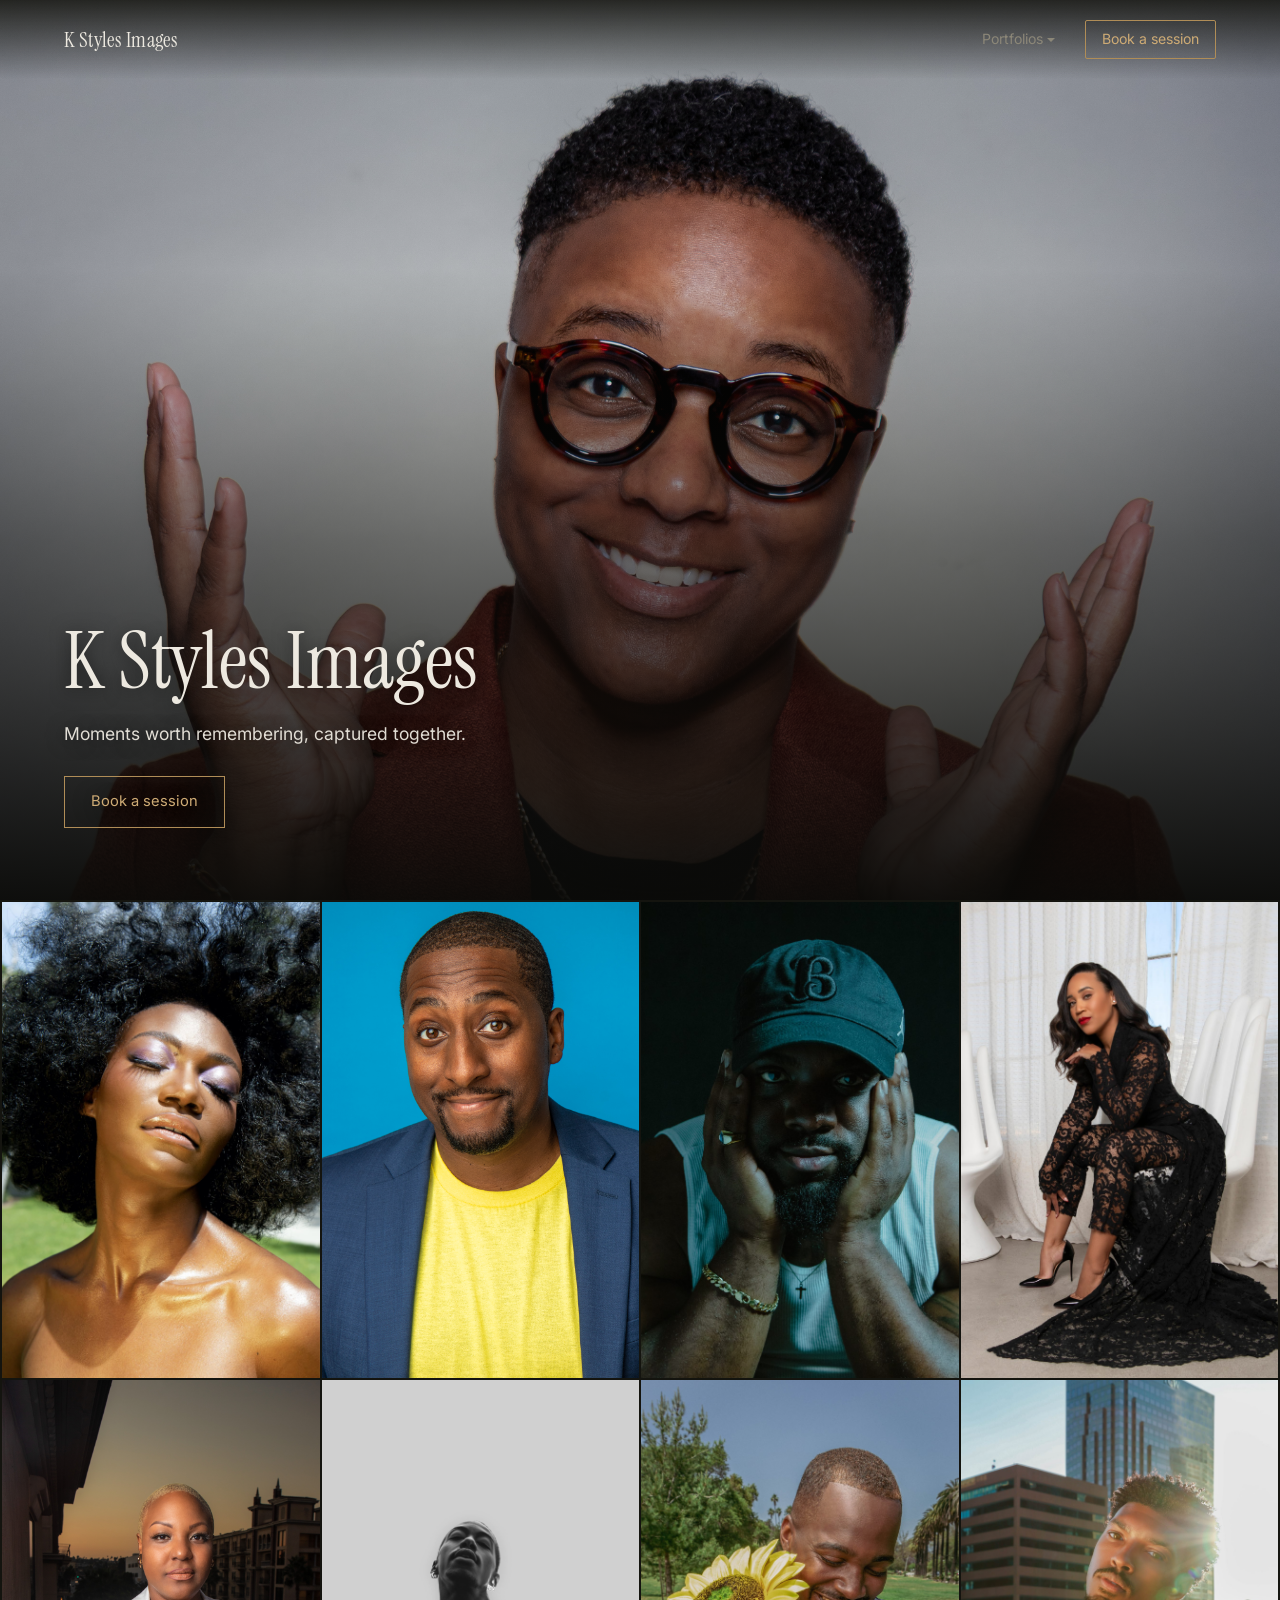
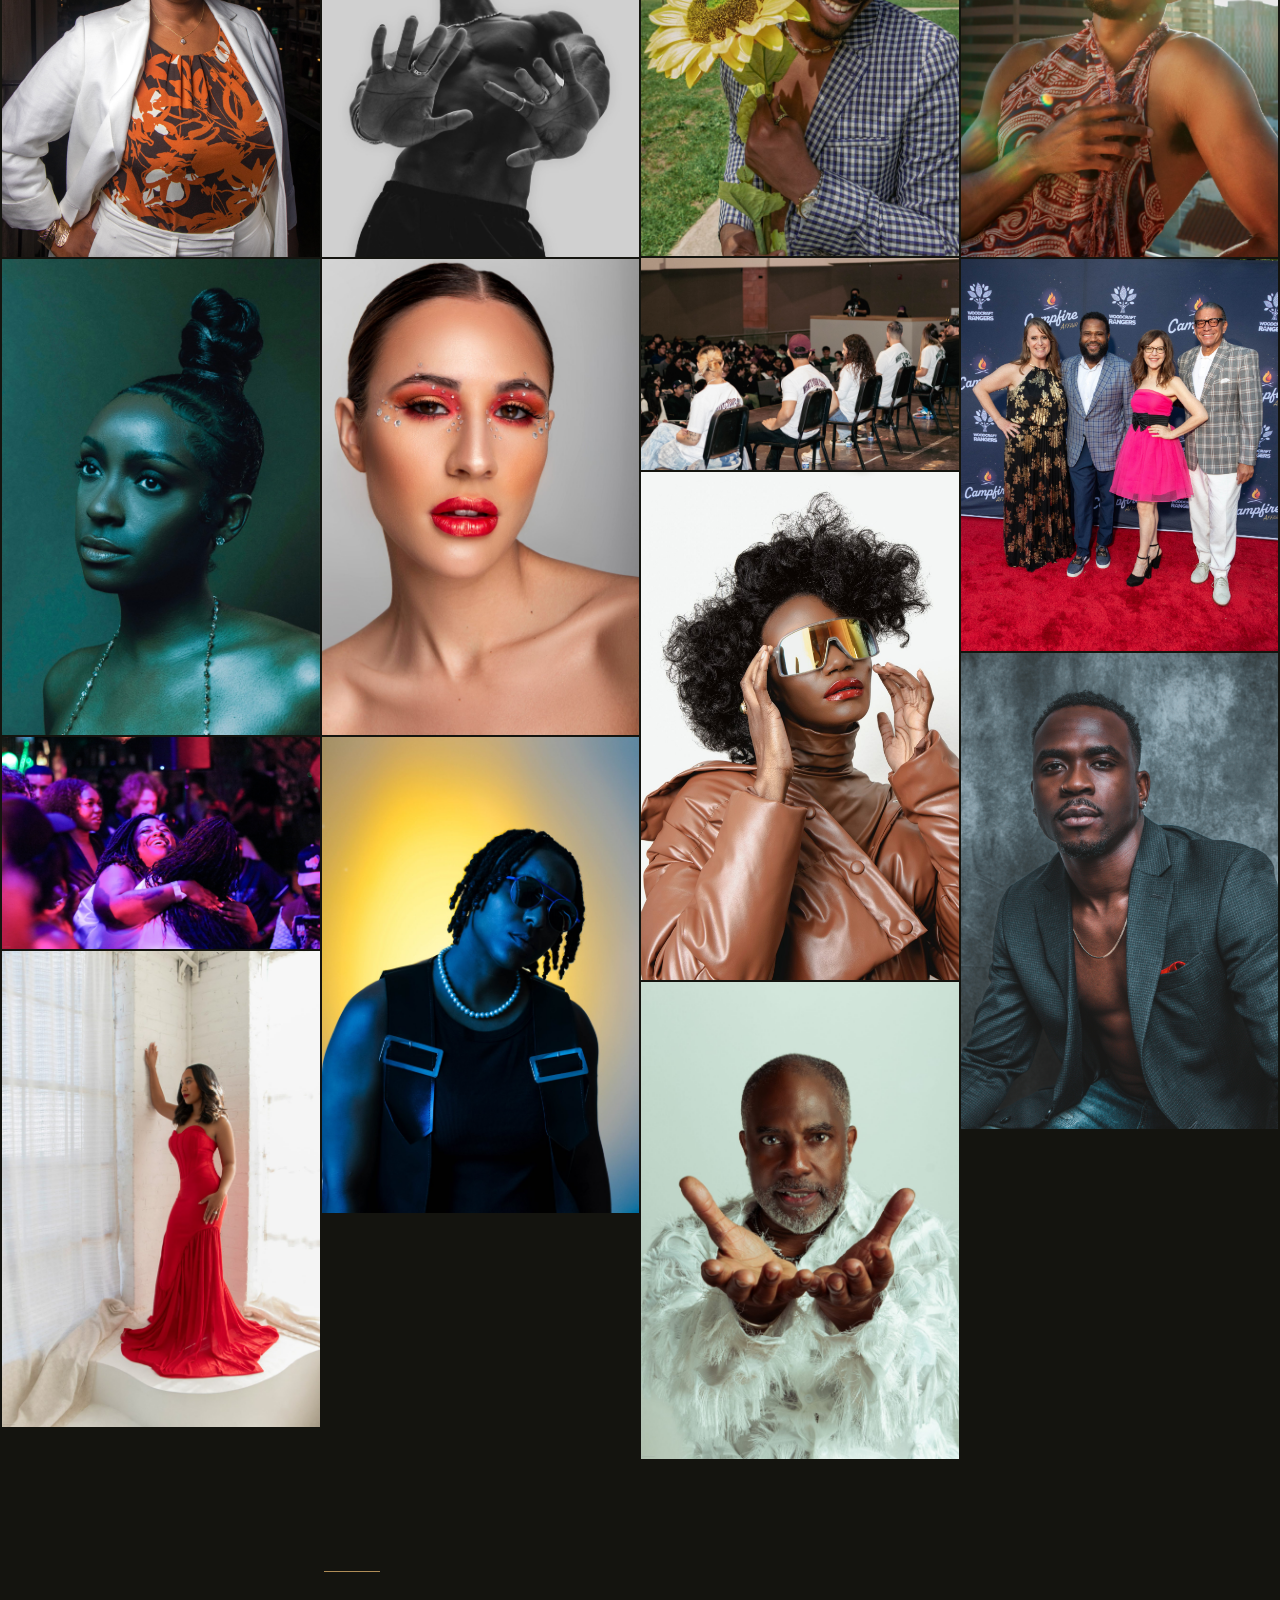
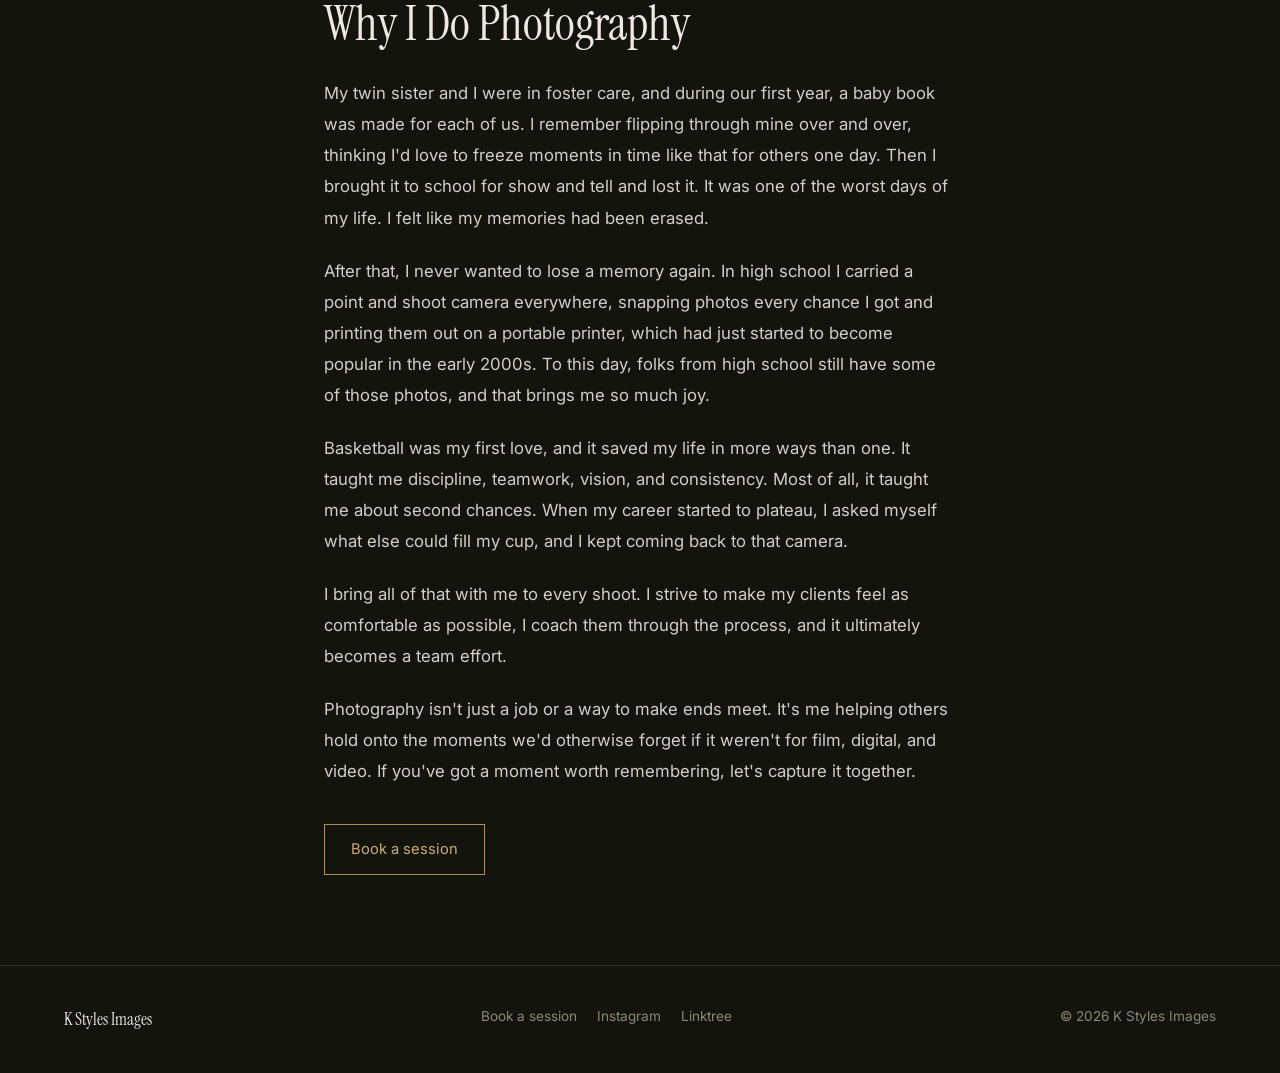
<file: index.html>
<!DOCTYPE html>
<html lang="en">
<head>
<meta charset="UTF-8">
<meta name="viewport" content="width=device-width, initial-scale=1.0">
<title>K Styles Images — Portrait & Fashion Photography</title>
<meta name="description" content="Portrait, fashion, and event photography built around light, color, and character.">
<meta property="og:type" content="website">
<meta property="og:title" content="K Styles Images — Portrait & Fashion Photography">
<meta property="og:description" content="Portrait, fashion, and event photography built around light, color, and character.">
<meta property="og:image" content="https://kstylesimages.com/assets/img/og-share.jpg">
<meta property="og:url" content="https://kstylesimages.com/">
<meta name="twitter:card" content="summary_large_image">
<meta name="twitter:title" content="K Styles Images — Portrait & Fashion Photography">
<meta name="twitter:description" content="Portrait, fashion, and event photography built around light, color, and character.">
<meta name="twitter:image" content="https://kstylesimages.com/assets/img/og-share.jpg">
<link rel="stylesheet" href="assets/style.css">
<style>:root{--accent:#b08d57;--accent-bright:#ceab75;--bg:#14140f;--text:#ede9e0;}</style>
<script src="https://identity.netlify.com/v1/netlify-identity-widget.js"></script>
<script>if(window.netlifyIdentity){window.netlifyIdentity.on("init",function(user){if(!user){window.netlifyIdentity.on("login",function(){document.location.href="/admin/";});}});}</script>
</head>
<body>

<nav class="site-nav">
  <a href="index.html" class="nav-mark">K Styles Images</a>
  <button class="nav-toggle" aria-label="Menu">&#9776;</button>
  <div class="nav-links">
    <div class="work-dropdown">
      <button type="button" class="dropdown-trigger" aria-expanded="false">Portfolios</button>
      <div class="work-dropdown-panel"><a href="headshot-session.html">Headshot Session</a><a href="studio-creative-session.html">Studio Creative Session</a><a href="outdoor-lifestyle-session.html">Outdoor Lifestyle Session</a><a href="event-session.html">Event Photography</a></div>
    </div>
    <a href="https://calendly.com/kstylesimages/30min" target="_blank" rel="noopener" class="nav-book">Book a session</a>
  </div>
</nav>

<section class="hero">
  <img src="assets/img/uploads/_mg_7352-11-edit.jpg" alt="K Styles Images featured portrait">
  <div class="hero-content">
    <h1>K Styles Images</h1>
    <p>Moments worth remembering, captured together.</p>
    <div class="hero-actions">
      <a href="https://calendly.com/kstylesimages/30min" target="_blank" rel="noopener" class="btn">Book a session</a>
    </div>
  </div>
</section>
<section id="work" class="wall home">
<figure><a href="headshot-session.html"><img src="assets/img/uploads/photo-apr-01-2-02-18-pm.jpg" alt="Headshot Session" loading="eager"><figcaption>Headshot Session</figcaption></a></figure><figure><a href="headshot-session.html"><img src="assets/img/uploads/_mg_4300-46-edit.jpg" alt="Headshot Session" loading="eager"><figcaption>Headshot Session</figcaption></a></figure><figure><a href="headshot-session.html"><img src="assets/img/uploads/_mg_0229-108-edit-3.jpg" alt="Headshot Session" loading="eager"><figcaption>Headshot Session</figcaption></a></figure><figure><a href="headshot-session.html"><img src="assets/img/uploads/photo-sep-28-12-09-31-pm.jpg" alt="Headshot Session" loading="eager"><figcaption>Headshot Session</figcaption></a></figure><figure><a href="headshot-session.html"><img src="assets/img/uploads/photo-aug-22-7-18-21-pm.jpg" alt="Headshot Session" loading="eager"><figcaption>Headshot Session</figcaption></a></figure><figure><a href="studio-creative-session.html"><img src="assets/img/studio-creative-session/studio-creative-session-01.jpg" alt="Studio Creative Session" loading="eager"><figcaption>Studio Creative Session</figcaption></a></figure><figure><a href="studio-creative-session.html"><img src="assets/img/studio-creative-session/studio-creative-session-06.jpg" alt="Studio Creative Session" loading="lazy"><figcaption>Studio Creative Session</figcaption></a></figure><figure><a href="studio-creative-session.html"><img src="assets/img/studio-creative-session/studio-creative-session-11.jpg" alt="Studio Creative Session" loading="lazy"><figcaption>Studio Creative Session</figcaption></a></figure><figure><a href="studio-creative-session.html"><img src="assets/img/studio-creative-session/studio-creative-session-16.jpg" alt="Studio Creative Session" loading="lazy"><figcaption>Studio Creative Session</figcaption></a></figure><figure><a href="studio-creative-session.html"><img src="assets/img/studio-creative-session/studio-creative-session-21.jpg" alt="Studio Creative Session" loading="lazy"><figcaption>Studio Creative Session</figcaption></a></figure><figure><a href="outdoor-lifestyle-session.html"><img src="assets/img/outdoor-lifestyle-session/outdoor-lifestyle-session-01.jpg" alt="Outdoor Lifestyle Session" loading="lazy"><figcaption>Outdoor Lifestyle Session</figcaption></a></figure><figure><a href="outdoor-lifestyle-session.html"><img src="assets/img/outdoor-lifestyle-session/outdoor-lifestyle-session-04.jpg" alt="Outdoor Lifestyle Session" loading="lazy"><figcaption>Outdoor Lifestyle Session</figcaption></a></figure><figure><a href="outdoor-lifestyle-session.html"><img src="assets/img/outdoor-lifestyle-session/outdoor-lifestyle-session-07.jpg" alt="Outdoor Lifestyle Session" loading="lazy"><figcaption>Outdoor Lifestyle Session</figcaption></a></figure><figure><a href="outdoor-lifestyle-session.html"><img src="assets/img/outdoor-lifestyle-session/outdoor-lifestyle-session-10.jpg" alt="Outdoor Lifestyle Session" loading="lazy"><figcaption>Outdoor Lifestyle Session</figcaption></a></figure><figure><a href="outdoor-lifestyle-session.html"><img src="assets/img/uploads/photo-aug-22-7-45-05-pm.jpg" alt="Outdoor Lifestyle Session" loading="lazy"><figcaption>Outdoor Lifestyle Session</figcaption></a></figure><figure><a href="outdoor-lifestyle-session.html"><img src="assets/img/uploads/untitled-43.jpg" alt="Outdoor Lifestyle Session" loading="lazy"><figcaption>Outdoor Lifestyle Session</figcaption></a></figure><figure><a href="event-session.html"><img src="assets/img/event-session/event-session-01.jpg" alt="Event Photography" loading="lazy"><figcaption>Event Photography</figcaption></a></figure><figure><a href="event-session.html"><img src="assets/img/event-session/event-session-02.jpg" alt="Event Photography" loading="lazy"><figcaption>Event Photography</figcaption></a></figure><figure><a href="event-session.html"><img src="assets/img/event-session/event-session-03.jpg" alt="Event Photography" loading="lazy"><figcaption>Event Photography</figcaption></a></figure><figure><a href="event-session.html"><img src="assets/img/event-session/event-session-04.jpg" alt="Event Photography" loading="lazy"><figcaption>Event Photography</figcaption></a></figure><figure><a href="event-session.html"><img src="assets/img/event-session/event-session-05.jpg" alt="Event Photography" loading="lazy"><figcaption>Event Photography</figcaption></a></figure><figure><a href="event-session.html"><img src="assets/img/event-session/event-session-06.jpg" alt="Event Photography" loading="lazy"><figcaption>Event Photography</figcaption></a></figure>
</section>

<style>
.about{max-width:760px;margin:0 auto;padding:110px 5vw 90px;}
.about h2{font-family:var(--serif);font-weight:400;font-size:clamp(2rem,4.5vw,3rem);line-height:1.1;margin-bottom:28px;}
.about h2::before{content:"";display:block;width:56px;height:1px;background:var(--accent);margin-bottom:26px;}
.about p{color:var(--text);opacity:0.88;font-size:1.05rem;line-height:1.85;margin-bottom:22px;}
.about .btn{margin-top:14px;}
</style>
<section id="about" class="about">
  <h2>Why I Do Photography</h2>
  <p>My twin sister and I were in foster care, and during our first year, a baby book was made for each of us. I remember flipping through mine over and over, thinking I'd love to freeze moments in time like that for others one day. Then I brought it to school for show and tell and lost it. It was one of the worst days of my life. I felt like my memories had been erased.</p><p>After that, I never wanted to lose a memory again. In high school I carried a point and shoot camera everywhere, snapping photos every chance I got and printing them out on a portable printer, which had just started to become popular in the early 2000s. To this day, folks from high school still have some of those photos, and that brings me so much joy.</p><p>Basketball was my first love, and it saved my life in more ways than one. It taught me discipline, teamwork, vision, and consistency. Most of all, it taught me about second chances. When my career started to plateau, I asked myself what else could fill my cup, and I kept coming back to that camera.</p><p>I bring all of that with me to every shoot. I strive to make my clients feel as comfortable as possible, I coach them through the process, and it ultimately becomes a team effort.</p><p>Photography isn't just a job or a way to make ends meet. It's me helping others hold onto the moments we'd otherwise forget if it weren't for film, digital, and video. If you've got a moment worth remembering, let's capture it together.</p>
  <a href="https://calendly.com/kstylesimages/30min" target="_blank" rel="noopener" class="btn">Book a session</a>
</section>
<script>window.HOME_POOL=[{"src":"assets/img/uploads/photo-apr-01-2-02-18-pm.jpg","slug":"headshot-session","label":"Headshot Session"},{"src":"assets/img/uploads/_mg_4283-68-edit.jpg","slug":"headshot-session","label":"Headshot Session"},{"src":"assets/img/uploads/_mg_4300-46-edit.jpg","slug":"headshot-session","label":"Headshot Session"},{"src":"assets/img/uploads/_mg_1452-9-edit.jpg","slug":"headshot-session","label":"Headshot Session"},{"src":"assets/img/uploads/_mg_0229-108-edit-3.jpg","slug":"headshot-session","label":"Headshot Session"},{"src":"assets/img/uploads/_mg_1410-9-edit.jpg","slug":"headshot-session","label":"Headshot Session"},{"src":"assets/img/uploads/photo-sep-28-12-09-31-pm.jpg","slug":"headshot-session","label":"Headshot Session"},{"src":"assets/img/uploads/untitled-5-edit-2.jpg","slug":"headshot-session","label":"Headshot Session"},{"src":"assets/img/uploads/photo-aug-22-7-18-21-pm.jpg","slug":"headshot-session","label":"Headshot Session"},{"src":"assets/img/uploads/raheem-2-15-2022-1249-edit.jpg","slug":"headshot-session","label":"Headshot Session"},{"src":"assets/img/studio-creative-session/studio-creative-session-01.jpg","slug":"studio-creative-session","label":"Studio Creative Session"},{"src":"assets/img/studio-creative-session/studio-creative-session-02.jpg","slug":"studio-creative-session","label":"Studio Creative Session"},{"src":"assets/img/studio-creative-session/studio-creative-session-03.jpg","slug":"studio-creative-session","label":"Studio Creative Session"},{"src":"assets/img/studio-creative-session/studio-creative-session-04.jpg","slug":"studio-creative-session","label":"Studio Creative Session"},{"src":"assets/img/studio-creative-session/studio-creative-session-05.jpg","slug":"studio-creative-session","label":"Studio Creative Session"},{"src":"assets/img/studio-creative-session/studio-creative-session-06.jpg","slug":"studio-creative-session","label":"Studio Creative Session"},{"src":"assets/img/studio-creative-session/studio-creative-session-07.jpg","slug":"studio-creative-session","label":"Studio Creative Session"},{"src":"assets/img/studio-creative-session/studio-creative-session-08.jpg","slug":"studio-creative-session","label":"Studio Creative Session"},{"src":"assets/img/studio-creative-session/studio-creative-session-09.jpg","slug":"studio-creative-session","label":"Studio Creative Session"},{"src":"assets/img/studio-creative-session/studio-creative-session-10.jpg","slug":"studio-creative-session","label":"Studio Creative Session"},{"src":"assets/img/studio-creative-session/studio-creative-session-11.jpg","slug":"studio-creative-session","label":"Studio Creative Session"},{"src":"assets/img/studio-creative-session/studio-creative-session-12.jpg","slug":"studio-creative-session","label":"Studio Creative Session"},{"src":"assets/img/studio-creative-session/studio-creative-session-13.jpg","slug":"studio-creative-session","label":"Studio Creative Session"},{"src":"assets/img/studio-creative-session/studio-creative-session-14.jpg","slug":"studio-creative-session","label":"Studio Creative Session"},{"src":"assets/img/studio-creative-session/studio-creative-session-15.jpg","slug":"studio-creative-session","label":"Studio Creative Session"},{"src":"assets/img/studio-creative-session/studio-creative-session-16.jpg","slug":"studio-creative-session","label":"Studio Creative Session"},{"src":"assets/img/studio-creative-session/studio-creative-session-17.jpg","slug":"studio-creative-session","label":"Studio Creative Session"},{"src":"assets/img/studio-creative-session/studio-creative-session-18.jpg","slug":"studio-creative-session","label":"Studio Creative Session"},{"src":"assets/img/studio-creative-session/studio-creative-session-19.jpg","slug":"studio-creative-session","label":"Studio Creative Session"},{"src":"assets/img/studio-creative-session/studio-creative-session-20.jpg","slug":"studio-creative-session","label":"Studio Creative Session"},{"src":"assets/img/studio-creative-session/studio-creative-session-21.jpg","slug":"studio-creative-session","label":"Studio Creative Session"},{"src":"assets/img/studio-creative-session/studio-creative-session-22.jpg","slug":"studio-creative-session","label":"Studio Creative Session"},{"src":"assets/img/studio-creative-session/studio-creative-session-23.jpg","slug":"studio-creative-session","label":"Studio Creative Session"},{"src":"assets/img/studio-creative-session/studio-creative-session-24.jpg","slug":"studio-creative-session","label":"Studio Creative Session"},{"src":"assets/img/studio-creative-session/studio-creative-session-25.jpg","slug":"studio-creative-session","label":"Studio Creative Session"},{"src":"assets/img/outdoor-lifestyle-session/outdoor-lifestyle-session-01.jpg","slug":"outdoor-lifestyle-session","label":"Outdoor Lifestyle Session"},{"src":"assets/img/outdoor-lifestyle-session/outdoor-lifestyle-session-02.jpg","slug":"outdoor-lifestyle-session","label":"Outdoor Lifestyle Session"},{"src":"assets/img/outdoor-lifestyle-session/outdoor-lifestyle-session-03.jpg","slug":"outdoor-lifestyle-session","label":"Outdoor Lifestyle Session"},{"src":"assets/img/outdoor-lifestyle-session/outdoor-lifestyle-session-04.jpg","slug":"outdoor-lifestyle-session","label":"Outdoor Lifestyle Session"},{"src":"assets/img/outdoor-lifestyle-session/outdoor-lifestyle-session-05.jpg","slug":"outdoor-lifestyle-session","label":"Outdoor Lifestyle Session"},{"src":"assets/img/outdoor-lifestyle-session/outdoor-lifestyle-session-06.jpg","slug":"outdoor-lifestyle-session","label":"Outdoor Lifestyle Session"},{"src":"assets/img/outdoor-lifestyle-session/outdoor-lifestyle-session-07.jpg","slug":"outdoor-lifestyle-session","label":"Outdoor Lifestyle Session"},{"src":"assets/img/outdoor-lifestyle-session/outdoor-lifestyle-session-08.jpg","slug":"outdoor-lifestyle-session","label":"Outdoor Lifestyle Session"},{"src":"assets/img/outdoor-lifestyle-session/outdoor-lifestyle-session-09.jpg","slug":"outdoor-lifestyle-session","label":"Outdoor Lifestyle Session"},{"src":"assets/img/outdoor-lifestyle-session/outdoor-lifestyle-session-10.jpg","slug":"outdoor-lifestyle-session","label":"Outdoor Lifestyle Session"},{"src":"assets/img/outdoor-lifestyle-session/outdoor-lifestyle-session-11.jpg","slug":"outdoor-lifestyle-session","label":"Outdoor Lifestyle Session"},{"src":"assets/img/outdoor-lifestyle-session/outdoor-lifestyle-session-12.jpg","slug":"outdoor-lifestyle-session","label":"Outdoor Lifestyle Session"},{"src":"assets/img/uploads/photo-aug-22-7-45-05-pm.jpg","slug":"outdoor-lifestyle-session","label":"Outdoor Lifestyle Session"},{"src":"assets/img/uploads/yyrckbvo.jpeg","slug":"outdoor-lifestyle-session","label":"Outdoor Lifestyle Session"},{"src":"assets/img/uploads/untitled-12.jpg","slug":"outdoor-lifestyle-session","label":"Outdoor Lifestyle Session"},{"src":"assets/img/uploads/untitled-43.jpg","slug":"outdoor-lifestyle-session","label":"Outdoor Lifestyle Session"},{"src":"assets/img/event-session/event-session-01.jpg","slug":"event-session","label":"Event Photography"},{"src":"assets/img/event-session/event-session-02.jpg","slug":"event-session","label":"Event Photography"},{"src":"assets/img/event-session/event-session-03.jpg","slug":"event-session","label":"Event Photography"},{"src":"assets/img/event-session/event-session-04.jpg","slug":"event-session","label":"Event Photography"},{"src":"assets/img/event-session/event-session-05.jpg","slug":"event-session","label":"Event Photography"},{"src":"assets/img/event-session/event-session-06.jpg","slug":"event-session","label":"Event Photography"}];</script>

<footer>
  <div class="foot-mark">K Styles Images</div>
  <div class="foot-links">
    <a href="https://calendly.com/kstylesimages/30min" target="_blank" rel="noopener">Book a session</a>
    <a href="https://www.instagram.com/kstyles.images" target="_blank" rel="noopener">Instagram</a>
    <a href="https://linktr.ee/kstyles.images" target="_blank" rel="noopener">Linktree</a>
  </div>
  <div>&copy; 2026 K Styles Images</div>
</footer>
<script src="assets/site.js"></script>
</body>
</html>
</file>
<file: assets/style.css>
@import url('https://fonts.googleapis.com/css2?family=Instrument+Serif:ital@0;1&family=Inter:wght@400;500;600&display=swap');

:root {
  --bg: #14140f;
  --panel: #1b1a15;
  --text: #ede9e0;
  --muted: #8c8778;
  --line: #302d24;
  --accent: #b08d57;
  --accent-bright: #cba874;
  --serif: 'Instrument Serif', Georgia, serif;
  --sans: 'Inter', -apple-system, sans-serif;
}

* { box-sizing: border-box; margin: 0; padding: 0; }
html { scroll-behavior: smooth; }
body {
  background: var(--bg);
  color: var(--text);
  font-family: var(--sans);
  font-size: 16px;
  line-height: 1.6;
  -webkit-font-smoothing: antialiased;
}
img { display: block; max-width: 100%; }
a { color: inherit; text-decoration: none; }
::selection { background: var(--accent); color: var(--bg); }
:focus-visible { outline: 2px solid var(--accent-bright); outline-offset: 2px; }
@media (prefers-reduced-motion: reduce) { * { animation: none !important; transition: none !important; } }

/* ---- Nav ---- */
.site-nav {
  position: fixed;
  top: 0; left: 0; right: 0;
  z-index: 100;
  display: flex;
  align-items: center;
  justify-content: space-between;
  padding: 20px 5vw;
  background: linear-gradient(to bottom, rgba(20,20,15,0.85), transparent);
}
.site-nav.solid {
  background: rgba(20, 20, 15, 0.94);
  backdrop-filter: blur(8px);
  border-bottom: 1px solid var(--line);
}
.nav-mark { font-family: var(--serif); font-size: 1.3rem; letter-spacing: 0.02em; display: flex; align-items: center; gap: 10px; }
.nav-icon { height: 30px; width: auto; display: block; }
.nav-links { display: flex; align-items: center; gap: 30px; font-size: 0.88rem; }
.nav-links a { color: var(--muted); transition: color 0.2s; }
.nav-links a:hover, .nav-links a.active { color: var(--text); }
.nav-book {
  border: 1px solid var(--accent);
  color: var(--accent-bright) !important;
  padding: 7px 16px;
  border-radius: 2px;
}
.nav-book:hover { background: var(--accent); color: var(--bg) !important; }
.nav-toggle { display: none; background: none; border: none; color: var(--text); font-size: 1.6rem; cursor: pointer; }

.work-dropdown { position: relative; }
.dropdown-trigger {
  background: none; border: none; padding: 0; margin: 0;
  font: inherit; color: var(--muted); cursor: pointer;
  display: flex; align-items: center; gap: 4px;
  transition: color 0.2s;
}
.dropdown-trigger:hover, .work-dropdown.open .dropdown-trigger { color: var(--text); }
.dropdown-trigger::after {
  content: '';
  width: 0; height: 0;
  border-left: 4px solid transparent;
  border-right: 4px solid transparent;
  border-top: 4px solid currentColor;
  margin-top: 2px;
  transition: transform 0.2s;
}
.work-dropdown.open .dropdown-trigger::after { transform: rotate(180deg); }
.work-dropdown-panel {
  position: absolute;
  top: calc(100% + 14px); left: 0;
  min-width: 220px;
  background: var(--panel);
  border: 1px solid var(--line);
  padding: 8px 0;
  display: none;
  flex-direction: column;
}
.work-dropdown.open .work-dropdown-panel { display: flex; }
.work-dropdown-panel a { padding: 9px 18px; font-size: 0.85rem; color: var(--muted); }
.work-dropdown-panel a:hover { color: var(--text); background: rgba(176,141,87,0.08); }

@media (max-width: 860px) {
  .nav-links { display: none; }
  .nav-toggle { display: block; }
  .nav-links.mobile-open {
    display: flex; flex-direction: column;
    position: fixed; inset: 0;
    background: var(--bg);
    padding: 100px 8vw 40px;
    gap: 22px; font-size: 1.1rem; align-items: flex-start;
  }
  .work-dropdown-panel { display: none !important; }
  .nav-links.mobile-open .work-dropdown-panel {
    display: flex !important; position: static; border: none; padding: 10px 0 0 16px;
  }
}

/* ---- Hero (home only) ---- */
.hero {
  position: relative;
  height: 100vh;
  min-height: 560px;
  display: flex;
  align-items: flex-end;
  overflow: hidden;
}
.hero img {
  position: absolute; inset: 0;
  width: 100%; height: 100%;
  object-fit: cover;
  object-position: center 20%;
}
.hero::after {
  content: '';
  position: absolute; inset: 0;
  background: linear-gradient(to top, rgba(10,10,8,0.97) 0%, rgba(10,10,8,0.55) 40%, rgba(10,10,8,0.1) 70%);
}
.hero-content { position: relative; z-index: 2; padding: 0 5vw 8vh; max-width: 760px; text-shadow: 0 2px 18px rgba(0,0,0,0.55); }
.hero-content h1 { font-family: var(--serif); font-size: clamp(2.6rem, 7vw, 5rem); line-height: 1.02; font-weight: 400; }
.hero-content p { margin-top: 18px; color: var(--text); font-size: 1.1rem; max-width: 46ch; opacity: 0.94; }
.hero-actions { margin-top: 28px; display: flex; gap: 16px; flex-wrap: wrap; }

.btn {
  display: inline-block; padding: 13px 26px; font-size: 0.92rem;
  border: 1px solid var(--accent); color: var(--accent-bright);
  transition: background 0.2s, color 0.2s;
}
.btn:hover { background: var(--accent); color: var(--bg); }

/* ---- Photo wall (home + category pages) ---- */
.wall {
  columns: 4 260px;
  column-gap: 2px;
  padding: 2px;
}
@media (max-width: 900px) { .wall { columns: 3 200px; } }
@media (max-width: 560px) { .wall { columns: 2 150px; } }
.wall figure {
  break-inside: avoid;
  margin-bottom: 2px;
  overflow: hidden;
  cursor: zoom-in;
  position: relative;
}
.wall img { width: 100%; display: block; transition: transform 0.5s ease; }
.wall figure:hover img { transform: scale(1.03); }

.wall.home figure a { display: block; position: relative; }
.wall.home figcaption {
  position: absolute; inset: 0;
  display: flex; align-items: flex-end;
  padding: 18px;
  background: linear-gradient(to top, rgba(10,10,8,0.75), rgba(10,10,8,0) 45%);
  opacity: 0;
  transition: opacity 0.25s ease;
  font-family: var(--serif);
  font-size: 1.3rem;
}
.wall.home figure:hover figcaption { opacity: 1; }

/* ---- Category page top bar ---- */
.cat-bar {
  position: sticky;
  top: 0;
  z-index: 50;
  background: var(--bg);
  border-bottom: 1px solid var(--line);
  padding: 100px 5vw 18px;
  display: flex;
  align-items: baseline;
  gap: 18px;
  flex-wrap: wrap;
}
.cat-bar .back-link { font-size: 0.85rem; color: var(--muted); }
.cat-bar .back-link:hover { color: var(--text); }
.cat-bar h1 { font-family: var(--serif); font-size: 1.7rem; font-weight: 400; }
.cat-bar .count { color: var(--muted); font-size: 0.85rem; }
.cat-bar .pkg { color: var(--muted); font-size: 0.9rem; max-width: 60ch; width: 100%; margin-top: 4px; }

/* ---- Section divider (e.g. Product Photography break) ---- */
.section-divider {
  display: flex;
  align-items: center;
  gap: 18px;
  padding: 46px 5vw 20px;
  color: var(--muted);
  font-family: var(--serif);
  font-size: 1.3rem;
}
.section-divider::before, .section-divider::after {
  content: '';
  flex: 1;
  height: 1px;
  background: var(--line);
}

/* ---- Lightbox ---- */
.lightbox {
  position: fixed; inset: 0;
  background: rgba(8,8,6,0.96);
  display: none; align-items: center; justify-content: center;
  z-index: 999; padding: 40px;
}
.lightbox.open { display: flex; }
.lightbox img { max-width: 100%; max-height: 88vh; object-fit: contain; }
.lightbox-close, .lightbox-prev, .lightbox-next {
  position: absolute; background: none; border: none; color: var(--text);
  cursor: pointer; font-size: 1.1rem; padding: 12px;
}
.lightbox-close { top: 18px; right: 24px; font-size: 1.6rem; }
.lightbox-prev { left: 12px; top: 50%; transform: translateY(-50%); font-size: 2rem; }
.lightbox-next { right: 12px; top: 50%; transform: translateY(-50%); font-size: 2rem; }
.lightbox-prev:hover, .lightbox-next:hover, .lightbox-close:hover { color: var(--accent-bright); }

/* ---- Footer ---- */
footer {
  border-top: 1px solid var(--line);
  padding: 40px 5vw;
  display: flex; flex-wrap: wrap; justify-content: space-between; gap: 18px;
  color: var(--muted); font-size: 0.85rem;
}
footer .foot-mark { font-family: var(--serif); font-size: 1.05rem; color: var(--text); display: flex; align-items: center; gap: 8px; }
.foot-icon { height: 24px; width: auto; display: block; }
footer a:hover { color: var(--accent-bright); }
footer .foot-links { display: flex; gap: 20px; }
</file>
